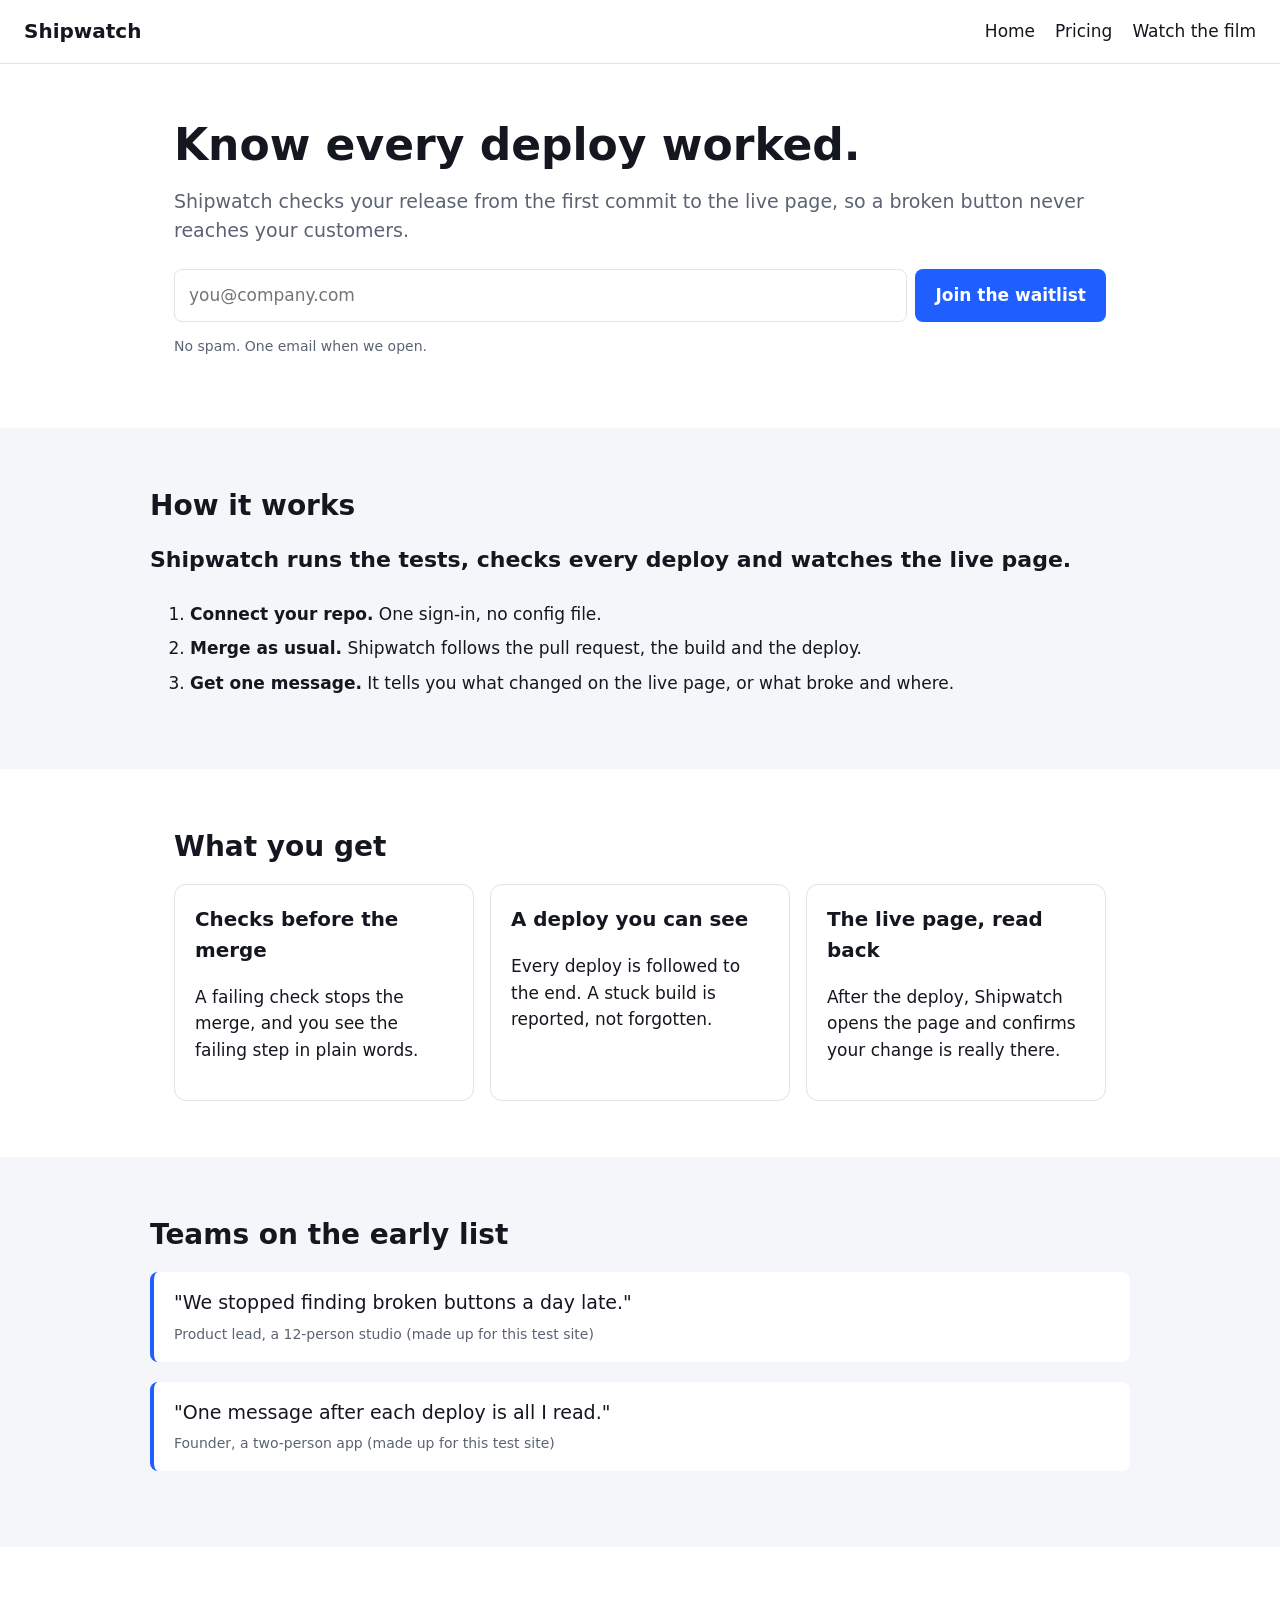
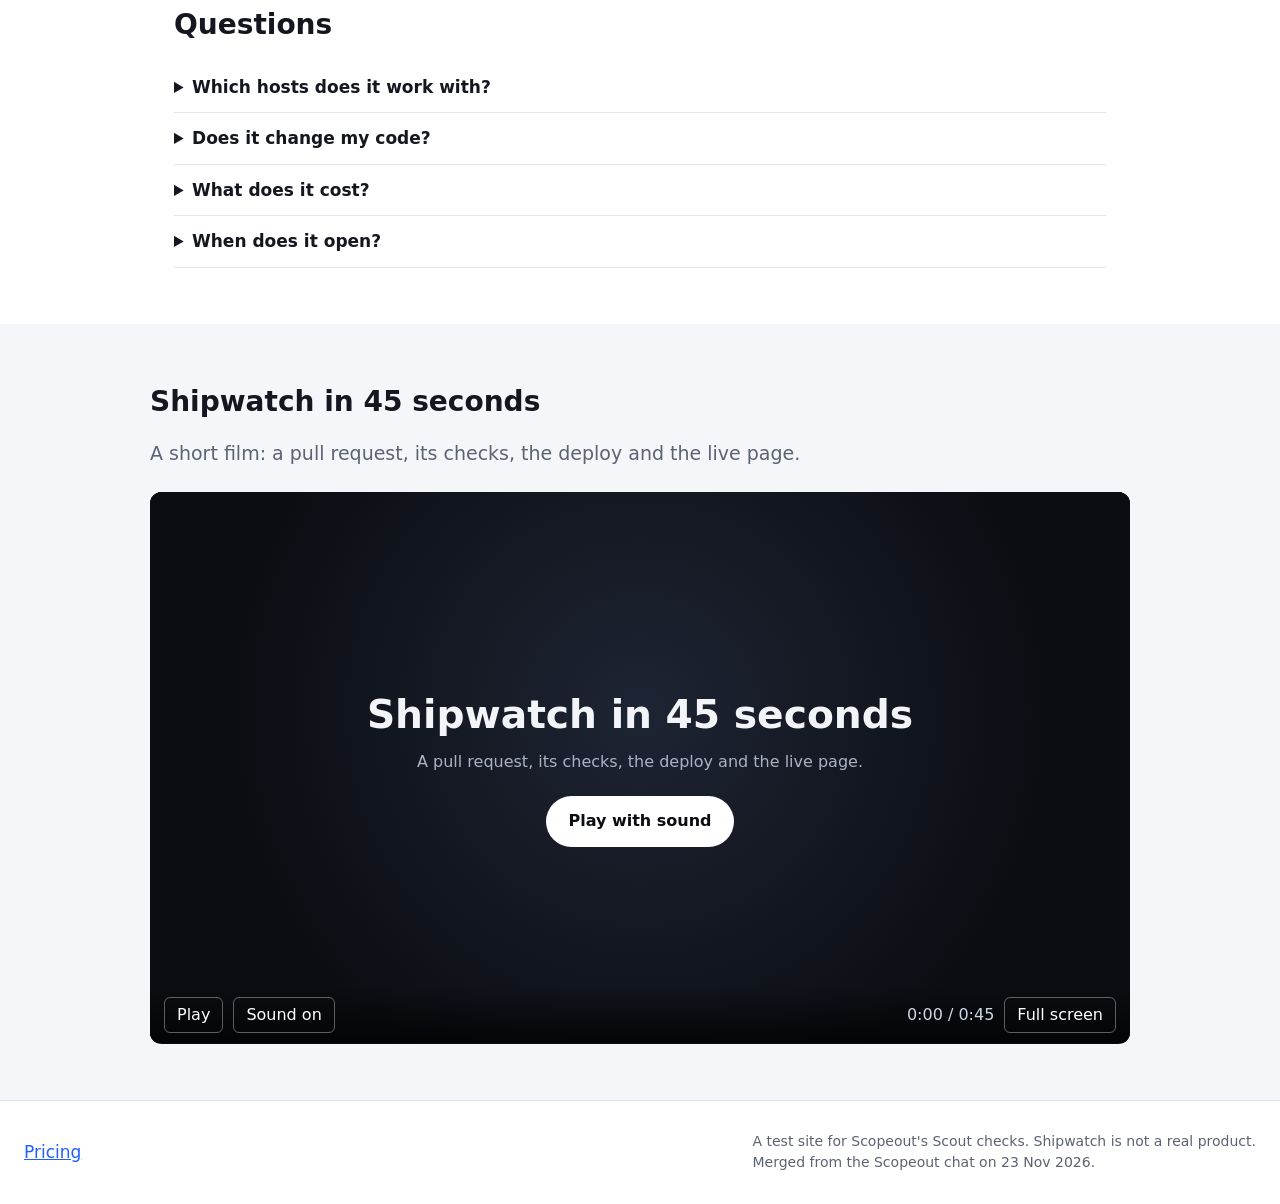
<file: index.html>
<!doctype html>
<html lang="en">
<head>
  <meta charset="utf-8">
  <meta name="viewport" content="width=device-width, initial-scale=1">
  <meta name="robots" content="noindex, nofollow">
  <title>Shipwatch: know every deploy worked</title>
  <meta name="description" content="Shipwatch checks a release from the first commit to the live page.">
  <link rel="stylesheet" href="style.css">
</head>
<body>
  <header class="top">
    <a class="logo" href="index.html">Shipwatch</a>
    <nav>
      <a href="index.html">Home</a>
      <a href="pricing.html">Pricing</a>
      <a href="#demo">Watch the film</a>
    </nav>
  </header>

  <main>
    <section class="hero" id="top">
      <h1>Know every deploy worked.</h1>
      <p class="sub">Shipwatch checks your release from the first commit to the live page, so a broken button never reaches your customers.</p>
      <form id="join" class="join" action="#join" novalidate>
        <label class="visually-hidden" for="email">Work email</label>
        <input id="email" name="email" type="email" placeholder="you@company.com" autocomplete="email" required>
        <button id="waitlist-button" type="submit">Join the waitlist</button>
      </form>
      <p class="small" id="join-note">No spam. One email when we open.</p>
      <p class="small thanks" id="join-thanks" hidden>Thanks, you are on the list.</p>
    </section>

    <section id="how" class="band">
      <h2>How it works</h2>
      <p class="statement">Shipwatch runs the tests, checks every deploy and watches the live page.</p>
      <ol class="steps">
        <li><strong>Connect your repo.</strong> One sign-in, no config file.</li>
        <li><strong>Merge as usual.</strong> Shipwatch follows the pull request, the build and the deploy.</li>
        <li><strong>Get one message.</strong> It tells you what changed on the live page, or what broke and where.</li>
      </ol>
    </section>

    <section id="features">
      <h2>What you get</h2>
      <div class="cards">
        <article class="card">
          <h3>Checks before the merge</h3>
          <p>A failing check stops the merge, and you see the failing step in plain words.</p>
        </article>
        <article class="card">
          <h3>A deploy you can see</h3>
          <p>Every deploy is followed to the end. A stuck build is reported, not forgotten.</p>
        </article>
        <article class="card">
          <h3>The live page, read back</h3>
          <p>After the deploy, Shipwatch opens the page and confirms your change is really there.</p>
        </article>
      </div>
    </section>

    <section id="quotes" class="band">
      <h2>Teams on the early list</h2>
      <blockquote>
        <p>"We stopped finding broken buttons a day late."</p>
        <footer>Product lead, a 12-person studio (made up for this test site)</footer>
      </blockquote>
      <blockquote>
        <p>"One message after each deploy is all I read."</p>
        <footer>Founder, a two-person app (made up for this test site)</footer>
      </blockquote>
    </section>

    <section id="faq">
      <h2>Questions</h2>
      <details>
        <summary>Which hosts does it work with?</summary>
        <p>Any host a GitHub workflow deploys to: GitHub Pages, Firebase Hosting, Vercel, Netlify.</p>
      </details>
      <details>
        <summary>Does it change my code?</summary>
        <p>Only through a pull request you can read first.</p>
      </details>
      <details>
        <summary>What does it cost?</summary>
        <p>Free for one repo. See <a href="pricing.html">Pricing</a>.</p>
      </details>
      <details>
        <summary>When does it open?</summary>
        <p>Early next year. Join the waitlist and we will write once.</p>
      </details>
    </section>

    <section id="demo" class="band">
      <h2>Shipwatch in 45 seconds</h2>
      <p class="sub">A short film: a pull request, its checks, the deploy and the live page.</p>
      <div class="film">
        <iframe id="demo-film" src="film/player.html" title="Shipwatch in 45 seconds" loading="lazy" allow="fullscreen"></iframe>
      </div>
    </section>
  </main>

  <footer class="bottom">
    <a href="pricing.html">Pricing</a>
    <p class="small">
      A test site for Scopeout's Scout checks. Shipwatch is not a real product.<br>
      Merged from the Scopeout chat on 23 Nov 2026.
    </p>
  </footer>

  <script>
    // Analytics stand-in: events are kept on the page (dataLayer), nothing is sent anywhere.
    window.dataLayer = window.dataLayer || [];
    function gtag() { window.dataLayer.push(arguments); }

    // The film plays inside its frame, so the page cannot see the click itself. A play is counted when
    // the window loses focus to the film's frame (a click inside an iframe moves focus there).
    window.addEventListener('blur', function () {
      setTimeout(function () {
        if (document.activeElement && document.activeElement.id === 'demo-film') {
          gtag('event', 'film_played', { film: 'shipwatch-45s' });
        }
      }, 0);
    });

    document.getElementById('join').addEventListener('submit', function (e) {
      e.preventDefault();
      var email = document.getElementById('email');
      if (!email.value || email.validity.typeMismatch) { email.focus(); return; }
      gtag('event', 'waitlist_joined');
      document.getElementById('join-note').hidden = true;
      document.getElementById('join-thanks').hidden = false;
    });
  </script>
</body>
</html>
</file>
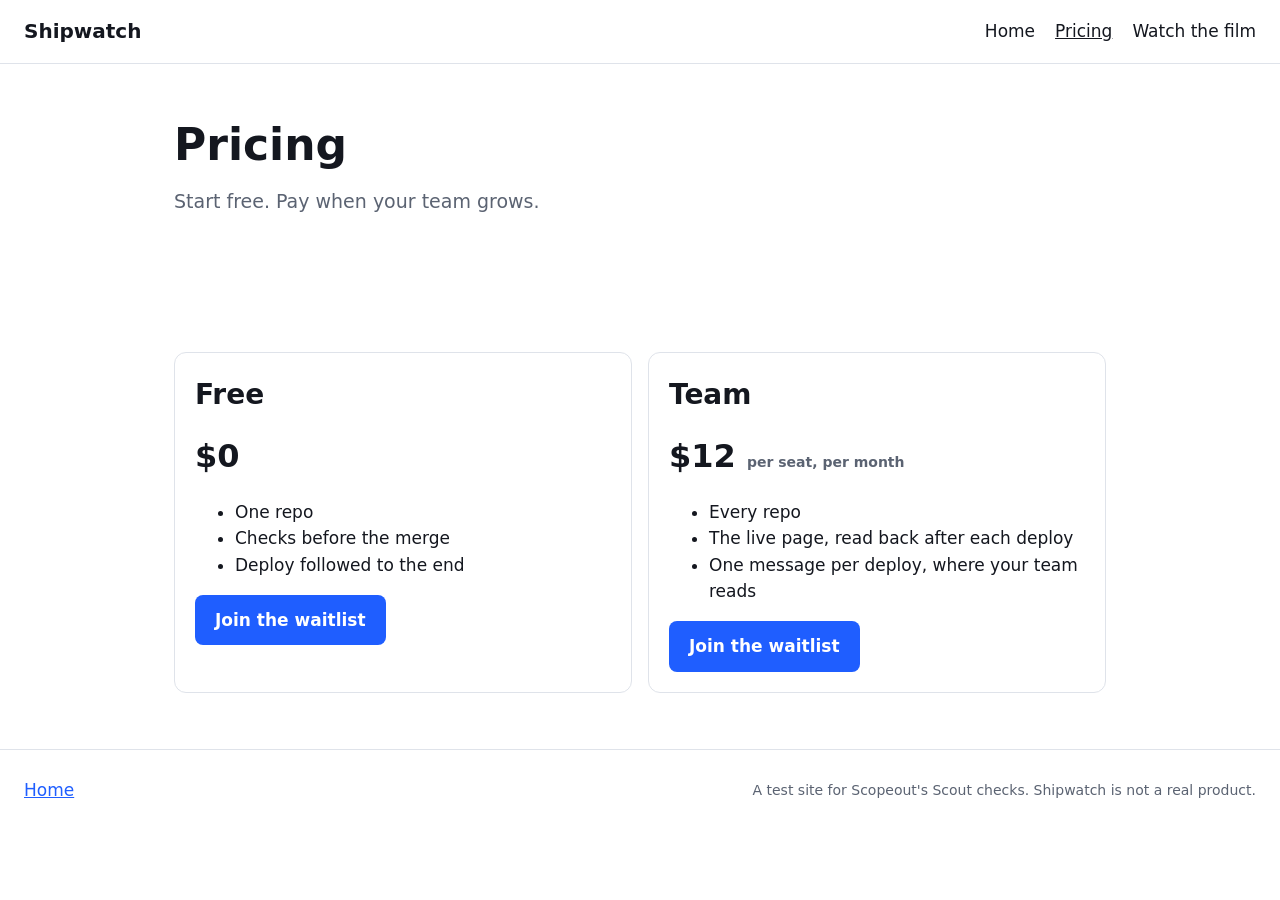
<file: pricing.html>
<!doctype html>
<html lang="en">
<head>
  <meta charset="utf-8">
  <meta name="viewport" content="width=device-width, initial-scale=1">
  <meta name="robots" content="noindex, nofollow">
  <title>Pricing: Shipwatch</title>
  <meta name="description" content="Shipwatch is free for one repo.">
  <link rel="stylesheet" href="style.css">
</head>
<body>
  <header class="top">
    <a class="logo" href="index.html">Shipwatch</a>
    <nav>
      <a href="index.html">Home</a>
      <a href="pricing.html" aria-current="page">Pricing</a>
      <a href="index.html#demo">Watch the film</a>
    </nav>
  </header>

  <main>
    <section class="hero">
      <h1>Pricing</h1>
      <p class="sub">Start free. Pay when your team grows.</p>
    </section>

    <section class="plans">
      <article class="card plan">
        <h2>Free</h2>
        <p class="price">$0</p>
        <ul>
          <li>One repo</li>
          <li>Checks before the merge</li>
          <li>Deploy followed to the end</li>
        </ul>
        <a class="button" href="index.html#join">Join the waitlist</a>
      </article>
      <article class="card plan">
        <h2>Team</h2>
        <p class="price">$12 <span class="small">per seat, per month</span></p>
        <ul>
          <li>Every repo</li>
          <li>The live page, read back after each deploy</li>
          <li>One message per deploy, where your team reads</li>
        </ul>
        <a class="button" href="index.html#join">Join the waitlist</a>
      </article>
    </section>
  </main>

  <footer class="bottom">
    <a href="index.html">Home</a>
    <p class="small">A test site for Scopeout's Scout checks. Shipwatch is not a real product.</p>
  </footer>
</body>
</html>
</file>
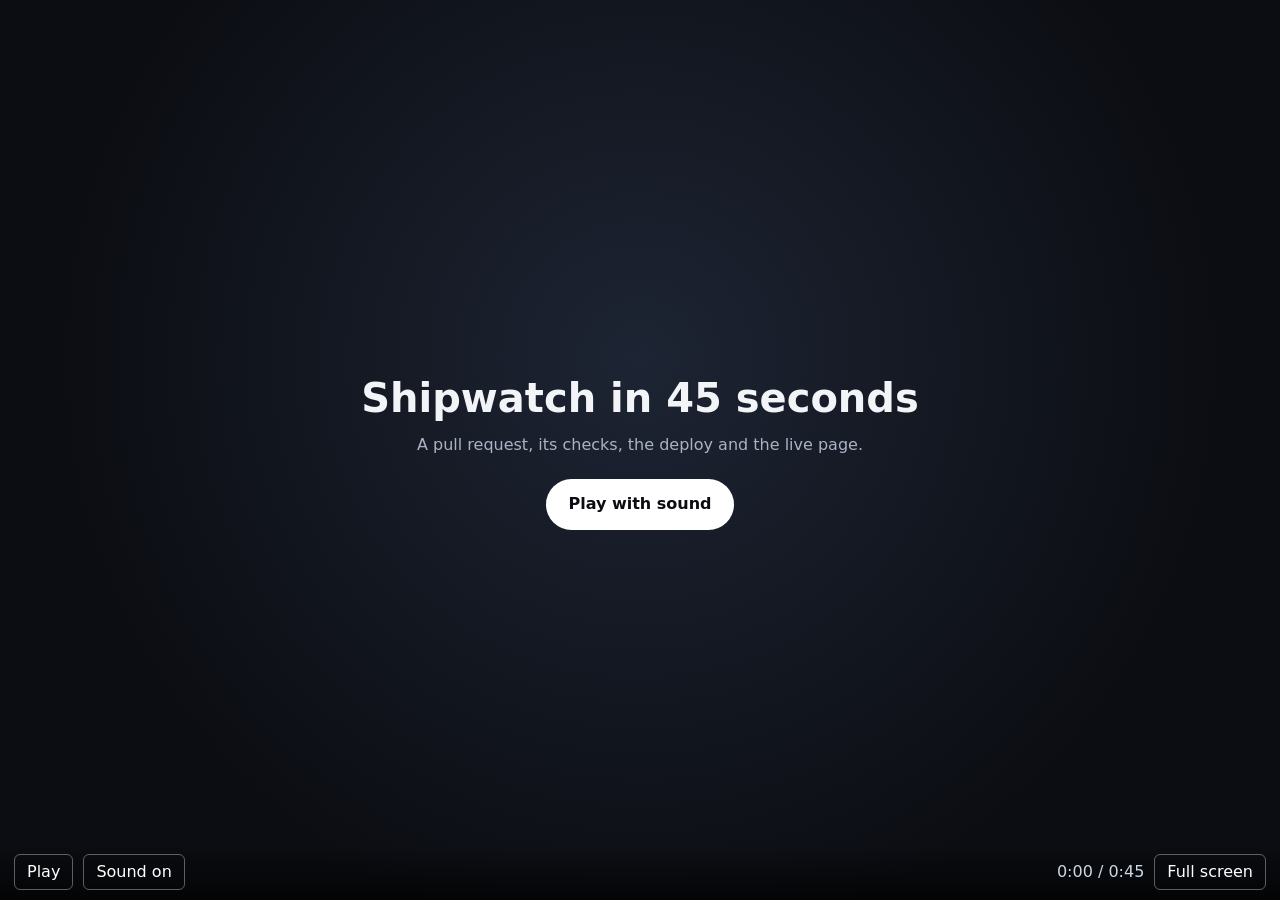
<file: film/player.html>
<!doctype html>
<html lang="en">
<head>
  <meta charset="utf-8">
  <meta name="viewport" content="width=device-width, initial-scale=1">
  <meta name="robots" content="noindex, nofollow">
  <title>Shipwatch in 45 seconds</title>
  <style>
    * { box-sizing: border-box; }
    html, body { margin: 0; height: 100%; background: #0b0d12; color: #f2f4f8; font: 16px/1.4 system-ui, -apple-system, "Segoe UI", Roboto, Arial, sans-serif; }
    #stage { position: relative; height: 100%; display: flex; align-items: center; justify-content: center; overflow: hidden; }
    .scene { position: absolute; inset: 0; display: flex; flex-direction: column; align-items: center; justify-content: center; text-align: center; padding: 24px; opacity: 0; transition: opacity 0.6s ease; }
    .scene.on { opacity: 1; }
    .scene h2 { font-size: clamp(22px, 4vw, 40px); margin: 0 0 8px; }
    .scene p { color: #aab3c5; margin: 0; }
    #poster { z-index: 2; background: radial-gradient(circle at 50% 40%, #1d2433, #0b0d12 70%); }
    #poster.hide { display: none; }
    #play-with-sound { font: inherit; font-weight: 700; padding: 14px 22px; border: 0; border-radius: 999px; background: #ffffff; color: #0b0d12; cursor: pointer; }
    .controls { position: absolute; left: 0; right: 0; bottom: 0; z-index: 3; display: flex; align-items: center; gap: 10px; padding: 10px 14px; background: linear-gradient(transparent, rgba(0, 0, 0, 0.7)); }
    .controls button { font: inherit; padding: 6px 12px; border: 1px solid rgba(255, 255, 255, 0.35); border-radius: 6px; background: transparent; color: #ffffff; cursor: pointer; }
    .time { margin-left: auto; font-variant-numeric: tabular-nums; color: #cfd6e4; }
    .bar { position: absolute; left: 0; bottom: 0; height: 3px; background: #1f5eff; width: 0; z-index: 4; }
  </style>
</head>
<body>
  <div id="stage">
    <div class="scene on" id="poster">
      <h2>Shipwatch in 45 seconds</h2>
      <p>A pull request, its checks, the deploy and the live page.</p>
      <p>&nbsp;</p>
      <button id="play-with-sound" type="button">Play with sound</button>
    </div>
    <div class="scene" data-from="0"><h2>A pull request opens</h2><p>"Change the waitlist button text"</p></div>
    <div class="scene" data-from="9"><h2>Its checks run</h2><p>One fails: Shipwatch shows the failing step in plain words.</p></div>
    <div class="scene" data-from="18"><h2>Fixed, merged, deployed</h2><p>The deploy is followed to the end.</p></div>
    <div class="scene" data-from="27"><h2>The live page, read back</h2><p>The new button text is really there.</p></div>
    <div class="scene" data-from="36"><h2>One message</h2><p>"Live: the waitlist button now says Get early access."</p></div>

    <div class="controls" role="group" aria-label="Video controls">
      <button id="toggle" type="button" aria-label="Play">Play</button>
      <button id="sound" type="button" aria-label="Sound on" aria-pressed="true">Sound on</button>
      <span class="time" id="time">0:00 / 0:45</span>
      <button id="fullscreen" type="button" aria-label="Full screen">Full screen</button>
    </div>
    <div class="bar" id="bar"></div>
  </div>

  <script>
    // A film made of scenes on a clock (no video file): Play starts the clock, Pause stops it.
    var LENGTH = 45;
    var t = 0;
    var timer = null;
    var scenes = Array.prototype.slice.call(document.querySelectorAll('.scene[data-from]'));
    var toggle = document.getElementById('toggle');

    function fmt(s) { s = Math.floor(s); return Math.floor(s / 60) + ':' + String(s % 60).padStart(2, '0'); }
    function render() {
      var current = null;
      scenes.forEach(function (s) { if (t >= Number(s.dataset.from)) current = s; });
      scenes.forEach(function (s) { s.classList.toggle('on', s === current); });
      document.getElementById('time').textContent = fmt(t) + ' / ' + fmt(LENGTH);
      document.getElementById('bar').style.width = (100 * t / LENGTH) + '%';
    }
    function play() {
      document.getElementById('poster').classList.add('hide');
      if (timer) return;
      if (t >= LENGTH) t = 0;
      timer = setInterval(function () {
        t = Math.min(LENGTH, t + 0.25);
        render();
        if (t >= LENGTH) pause();
      }, 250);
      toggle.textContent = 'Pause';
      toggle.setAttribute('aria-label', 'Pause');
      render();
    }
    function pause() {
      clearInterval(timer);
      timer = null;
      toggle.textContent = 'Play';
      toggle.setAttribute('aria-label', 'Play');
    }

    document.getElementById('play-with-sound').addEventListener('click', play);
    toggle.addEventListener('click', function () { if (timer) pause(); else play(); });
    document.getElementById('sound').addEventListener('click', function () {
      var on = this.getAttribute('aria-pressed') !== 'true';
      this.setAttribute('aria-pressed', String(on));
      this.textContent = on ? 'Sound on' : 'Sound off';
      this.setAttribute('aria-label', this.textContent);
    });
    document.getElementById('fullscreen').addEventListener('click', function () {
      var stage = document.getElementById('stage');
      if (document.fullscreenElement) document.exitFullscreen();
      else if (stage.requestFullscreen) stage.requestFullscreen();
    });
    render();
  </script>
</body>
</html>
</file>
<file: style.css>
:root {
  --ink: #14171f;
  --muted: #5b6372;
  --line: #dfe3ea;
  --band: #f4f6f9;
  --accent: #1f5eff;
  --accent-ink: #ffffff;
}

* { box-sizing: border-box; }

body {
  margin: 0;
  font: 17px/1.55 system-ui, -apple-system, "Segoe UI", Roboto, Arial, sans-serif;
  color: var(--ink);
  background: #ffffff;
}

a { color: var(--accent); }

.top, .bottom {
  display: flex;
  align-items: center;
  justify-content: space-between;
  gap: 16px;
  padding: 16px 24px;
  border-bottom: 1px solid var(--line);
}
.bottom { border-top: 1px solid var(--line); border-bottom: 0; flex-wrap: wrap; }
.logo { font-weight: 700; font-size: 20px; color: var(--ink); text-decoration: none; }
nav { display: flex; gap: 20px; }
nav a { color: var(--ink); text-decoration: none; }
nav a[aria-current="page"] { text-decoration: underline; }

main section { padding: 56px 24px; max-width: 980px; margin: 0 auto; }
section.band { max-width: none; background: var(--band); }
section.band > * { max-width: 980px; margin-left: auto; margin-right: auto; }

h1 { font-size: 44px; line-height: 1.15; margin: 0 0 16px; }
h2 { font-size: 28px; margin: 0 0 16px; }
.sub { color: var(--muted); font-size: 19px; margin: 0 0 24px; }
.small { color: var(--muted); font-size: 14px; }
.statement { font-size: 22px; font-weight: 600; margin: 0 0 24px; }

.join { display: flex; gap: 8px; flex-wrap: wrap; }
.join input { flex: 1 1 260px; padding: 12px 14px; font: inherit; border: 1px solid var(--line); border-radius: 8px; }
button, .button {
  display: inline-block;
  padding: 12px 20px;
  font: inherit;
  font-weight: 600;
  color: var(--accent-ink);
  background: var(--accent);
  border: 0;
  border-radius: 8px;
  cursor: pointer;
  text-decoration: none;
}

.steps li { margin-bottom: 8px; }

.cards, .plans { display: grid; grid-template-columns: repeat(auto-fit, minmax(240px, 1fr)); gap: 16px; }
.card { border: 1px solid var(--line); border-radius: 12px; padding: 20px; background: #ffffff; }
.card h3 { margin: 0 0 8px; }
.plan .price { font-size: 32px; font-weight: 700; margin: 0 0 8px; }

blockquote { margin: 0 0 20px; padding: 16px 20px; background: #ffffff; border-left: 4px solid var(--accent); border-radius: 8px; }
blockquote p { margin: 0 0 6px; font-size: 19px; }
blockquote footer { color: var(--muted); font-size: 14px; }

details { border-bottom: 1px solid var(--line); padding: 12px 0; }
summary { cursor: pointer; font-weight: 600; }

.film { position: relative; width: 100%; aspect-ratio: 16 / 9; border-radius: 12px; overflow: hidden; background: #0b0d12; }
.film iframe { position: absolute; inset: 0; width: 100%; height: 100%; border: 0; }

.visually-hidden { position: absolute; width: 1px; height: 1px; overflow: hidden; clip: rect(0 0 0 0); white-space: nowrap; }

@media (max-width: 600px) {
  h1 { font-size: 34px; }
  nav { gap: 12px; }
}
</file>
